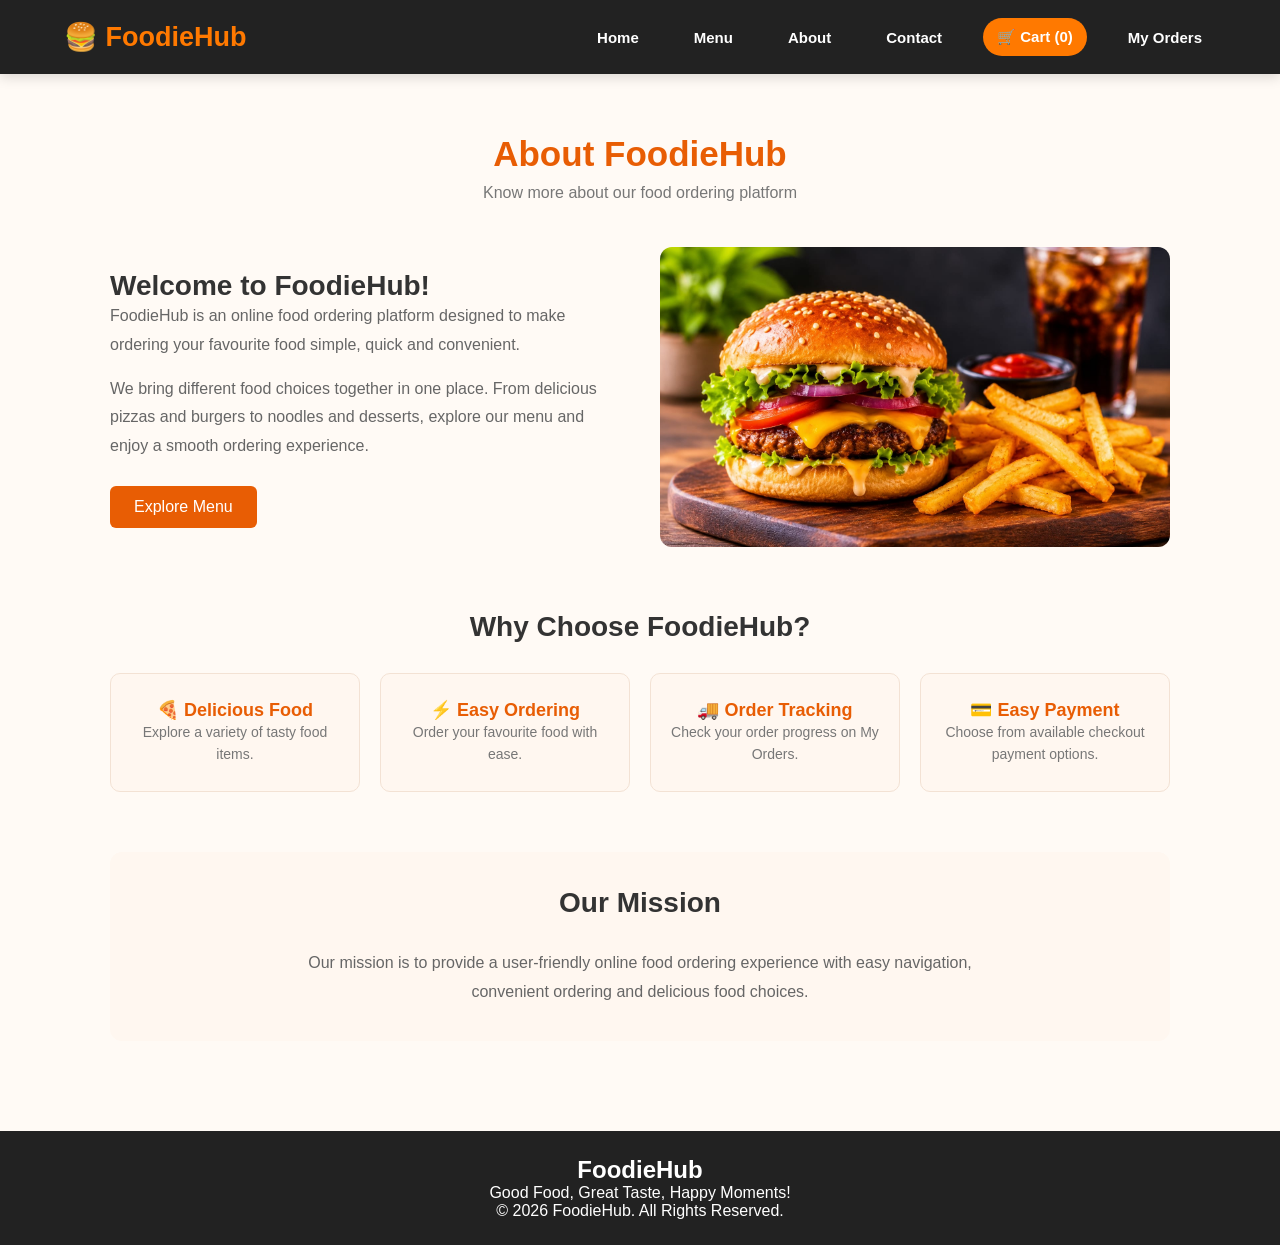
<file: about.html>
<!DOCTYPE html>
<html lang="en">
<head>
    <meta charset="UTF-8">
    <meta name="viewport" content="width=device-width, initial-scale=1.0">
    <title>About Us - FoodieHub</title>
    <link rel="stylesheet" href="style.css">
</head>
<body>

    <header class="navbar">
    <h2 class="logo">🍔 FoodieHub</h2>

    <nav>
        <a href="index.html">Home</a>
        <a href="menu.html">Menu</a>
        <a href="about.html">About</a>
        <a href="contact.html">Contact</a>
        <a href="cart.html" class="cart-link">
            🛒 Cart (<span id="cartCount">0</span>)
        </a>
        <a href="myorder.html">My Orders</a>
    </nav>
</header>

    <!-- ABOUT PAGE -->
    <section class="about-page">

        <div class="about-heading">
            <h1>About FoodieHub</h1>
            <p>Know more about our food ordering platform</p>
        </div>

        <div class="about-main">

            <div class="about-text">
                <h2>Welcome to FoodieHub!</h2>

                <p>
                    FoodieHub is an online food ordering platform
                    designed to make ordering your favourite food
                    simple, quick and convenient.
                </p>

                <p>
                    We bring different food choices together in
                    one place. From delicious pizzas and burgers
                    to noodles and desserts, explore our menu
                    and enjoy a smooth ordering experience.
                </p>

                <a href="menu.html" class="about-btn">
                    Explore Menu
                </a>
            </div>

            <div class="about-img">
                <img src="food.jpeg" alt="FoodieHub Food">
            </div>

        </div>

        <!-- OUR SERVICES -->
        <div class="about-services">

            <h2>Why Choose FoodieHub?</h2>

            <div class="about-service-container">

                <div class="about-service-card">
                    <h3>🍕 Delicious Food</h3>
                    <p>Explore a variety of tasty food items.</p>
                </div>

                <div class="about-service-card">
                    <h3>⚡ Easy Ordering</h3>
                    <p>Order your favourite food with ease.</p>
                </div>

                <div class="about-service-card">
                    <h3>🚚 Order Tracking</h3>
                    <p>Check your order progress on My Orders.</p>
                </div>

                <div class="about-service-card">
                    <h3>💳 Easy Payment</h3>
                    <p>Choose from available checkout payment options.</p>
                </div>

            </div>

        </div>

        <!-- OUR MISSION -->
        <div class="about-mission">
            <h2>Our Mission</h2>

            <p>
                Our mission is to provide a user-friendly online
                food ordering experience with easy navigation,
                convenient ordering and delicious food choices.
            </p>
        </div>

    </section>

    <!-- COMMON FOOTER -->
    <footer class="footer">
        <h2>FoodieHub</h2>
        <p>Good Food, Great Taste, Happy Moments!</p>
        <p>© 2026 FoodieHub. All Rights Reserved.</p>
    </footer>

</body>
</html>
</file>
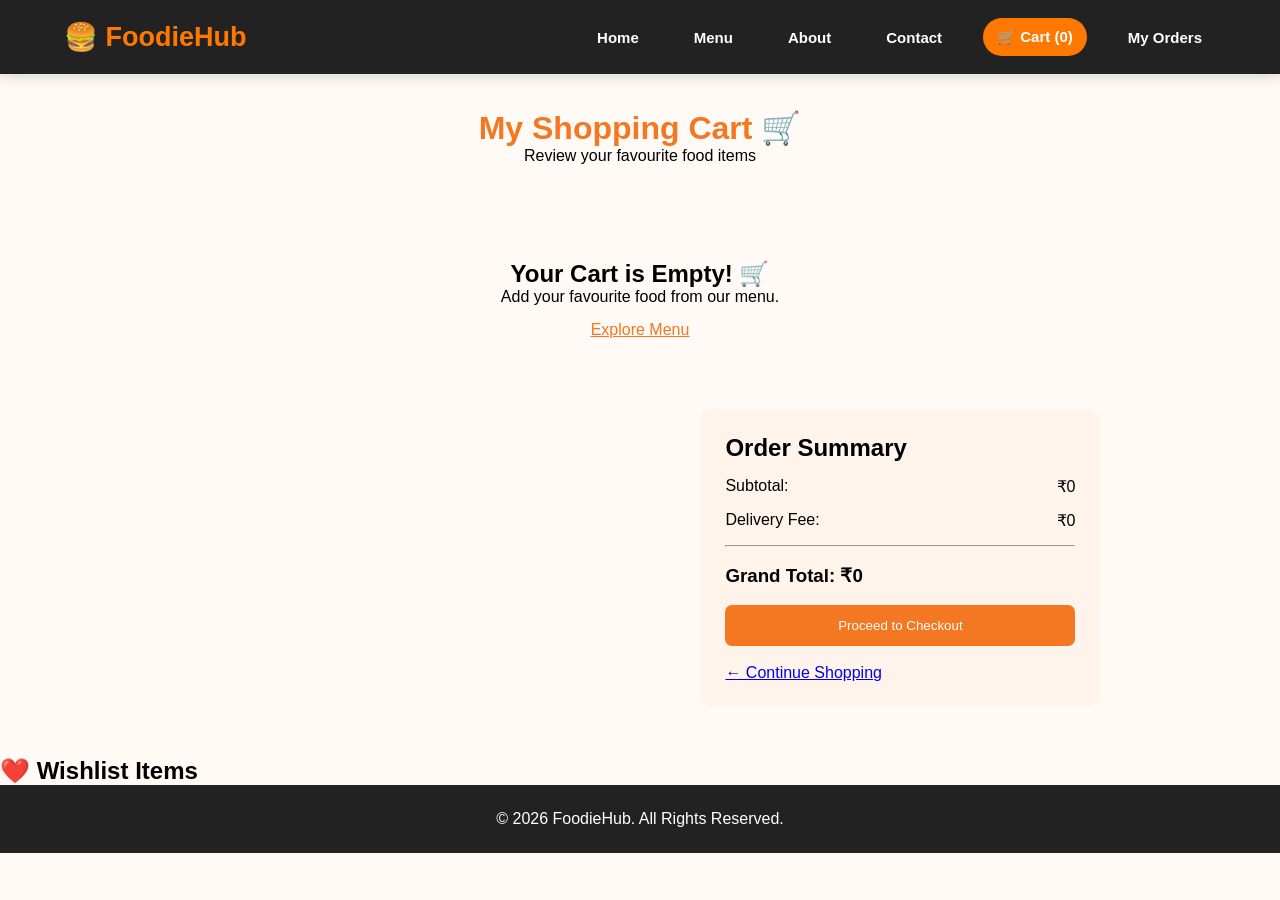
<file: cart.html>
<!DOCTYPE html>
<html lang="en">
<head>
    <meta charset="UTF-8">
    <meta name="viewport" content="width=device-width, initial-scale=1.0">
    <title>My Cart - FoodieHub</title>
    <link rel="stylesheet" href="style.css">
</head>

<body>

<header class="navbar">
    <h2 class="logo">🍔 FoodieHub</h2>

    <nav>
        <a href="index.html">Home</a>
        <a href="menu.html">Menu</a>
        <a href="about.html">About</a>
        <a href="contact.html">Contact</a>
        <a href="cart.html" class="cart-link">
            🛒 Cart (<span id="cartCount">0</span>)
        </a>
        <a href="myorder.html">My Orders</a>
    </nav>
</header>

<section class="cart-heading">
    <h1>My Shopping Cart 🛒</h1>
    <p>Review your favourite food items</p>
</section>

<section class="cart-section">

    <div id="cartItems"></div>

    <div class="cart-summary">
        <h2>Order Summary</h2>

        <p>Subtotal:
            <span id="subtotal">₹0</span>
        </p>

        <p>Delivery Fee:
            <span id="delivery">₹0</span>
        </p>

        <hr>

        <h3>Grand Total:
            <span id="grandTotal">₹0</span>
        </h3>

        <button id="checkoutBtn">
            Proceed to Checkout
        </button>

        <br><br>

        <a href="menu.html">← Continue Shopping</a>
    </div>

</section>

    <!-- Existing Cart Items -->
<div id="cartItems"></div>

<!-- New Wishlist Section -->
<section class="wishlist-section">
    <h2>❤️ Wishlist Items</h2>
    <div id="wishlistItems">
    </div>
</section>

</body>

<footer>
    <p>© 2026 FoodieHub. All Rights Reserved.</p>
</footer>

<script src="app.js"></script>

</body>
</html>
</file>
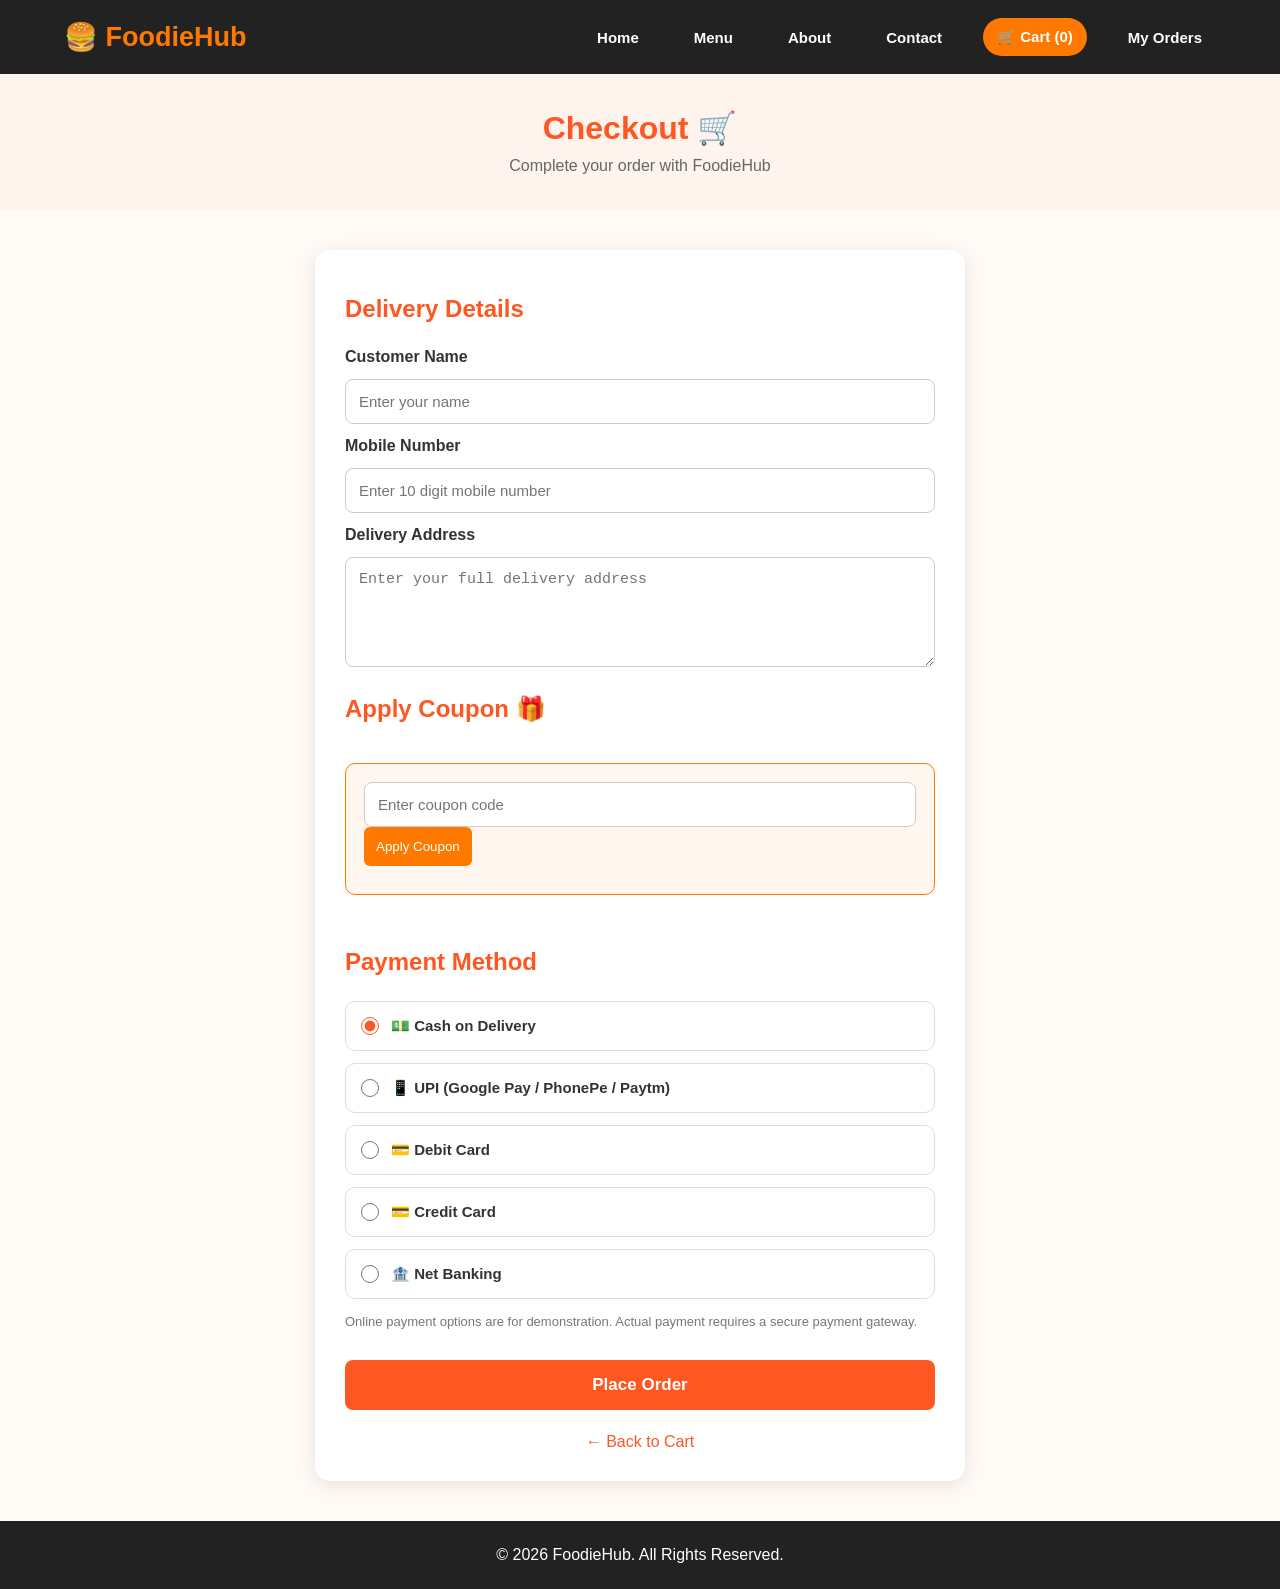
<file: checkout.html>
<!DOCTYPE html>
<html lang="en">
<head>
    <meta charset="UTF-8">
    <meta name="viewport" content="width=device-width, initial-scale=1.0">

    <title>Checkout - FoodieHub</title>

    <link rel="stylesheet" href="style.css">
</head>

<body>

<header class="navbar">
    <h2 class="logo">🍔 FoodieHub</h2>

    <nav>
        <a href="index.html">Home</a>
        <a href="menu.html">Menu</a>
        <a href="about.html">About</a>
        <a href="contact.html">Contact</a>
        <a href="cart.html" class="cart-link">
            🛒 Cart (<span id="cartCount">0</span>)
        </a>
        <a href="myorder.html">My Orders</a>
    </nav>
</header>

<section class="checkout-heading">
    <h1>Checkout 🛒</h1>
    <p>Complete your order with FoodieHub</p>
</section>

<section class="checkout-container">

    <form id="checkoutForm">

        <h2>Delivery Details</h2>

        <label for="customerName">Customer Name</label>
        <input
            type="text"
            id="customerName"
            placeholder="Enter your name"
            required
        >

        <label for="mobile">Mobile Number</label>
        <input
            type="tel"
            id="mobile"
            placeholder="Enter 10 digit mobile number"
            pattern="[6-9][0-9]{9}"
            maxlength="10"
            required
        >

        <label for="address">Delivery Address</label>
        <textarea
            id="address"
            placeholder="Enter your full delivery address"
            required
        ></textarea>
        <!-- COUPON SECTION -->
        <h2>Apply Coupon 🎁</h2>

        <div class="coupon-box">
        <input type="text" id="couponCode" placeholder="Enter coupon code">
        <button type="button" id="applyCoupon">Apply Coupon</button>
        <p id="couponMessage"></p>
        </div>

        <h2>Payment Method</h2>

        <div class="payment-options">

            <label class="payment-option">
                <input
                    type="radio"
                    name="payment"
                    value="Cash on Delivery"
                    checked
                >
                <span>💵 Cash on Delivery</span>
            </label>

            <label class="payment-option">
                <input
                    type="radio"
                    name="payment"
                    value="UPI"
                >
                <span>📱 UPI (Google Pay / PhonePe / Paytm)</span>
            </label>

            <label class="payment-option">
                <input
                    type="radio"
                    name="payment"
                    value="Debit Card"
                >
                <span>💳 Debit Card</span>
            </label>

            <label class="payment-option">
                <input
                    type="radio"
                    name="payment"
                    value="Credit Card"
                >
                <span>💳 Credit Card</span>
            </label>

            <label class="payment-option">
                <input
                    type="radio"
                    name="payment"
                    value="Net Banking"
                >
                <span>🏦 Net Banking</span>
            </label>

        </div>

        <p class="payment-note">
            Online payment options are for demonstration.
            Actual payment requires a secure payment gateway.
        </p>

        <button type="submit" id="placeOrderBtn">
            Place Order
        </button>

        <a href="cart.html" class="back-cart">
            ← Back to Cart
        </a>

    </form>

</section>

<footer>
    <p>© 2026 FoodieHub. All Rights Reserved.</p>
</footer>
<script>alert("CHECKOUT PAGE SCRIPT")</script>
<script src="app.js"></script>

</body>
</html>
</file>
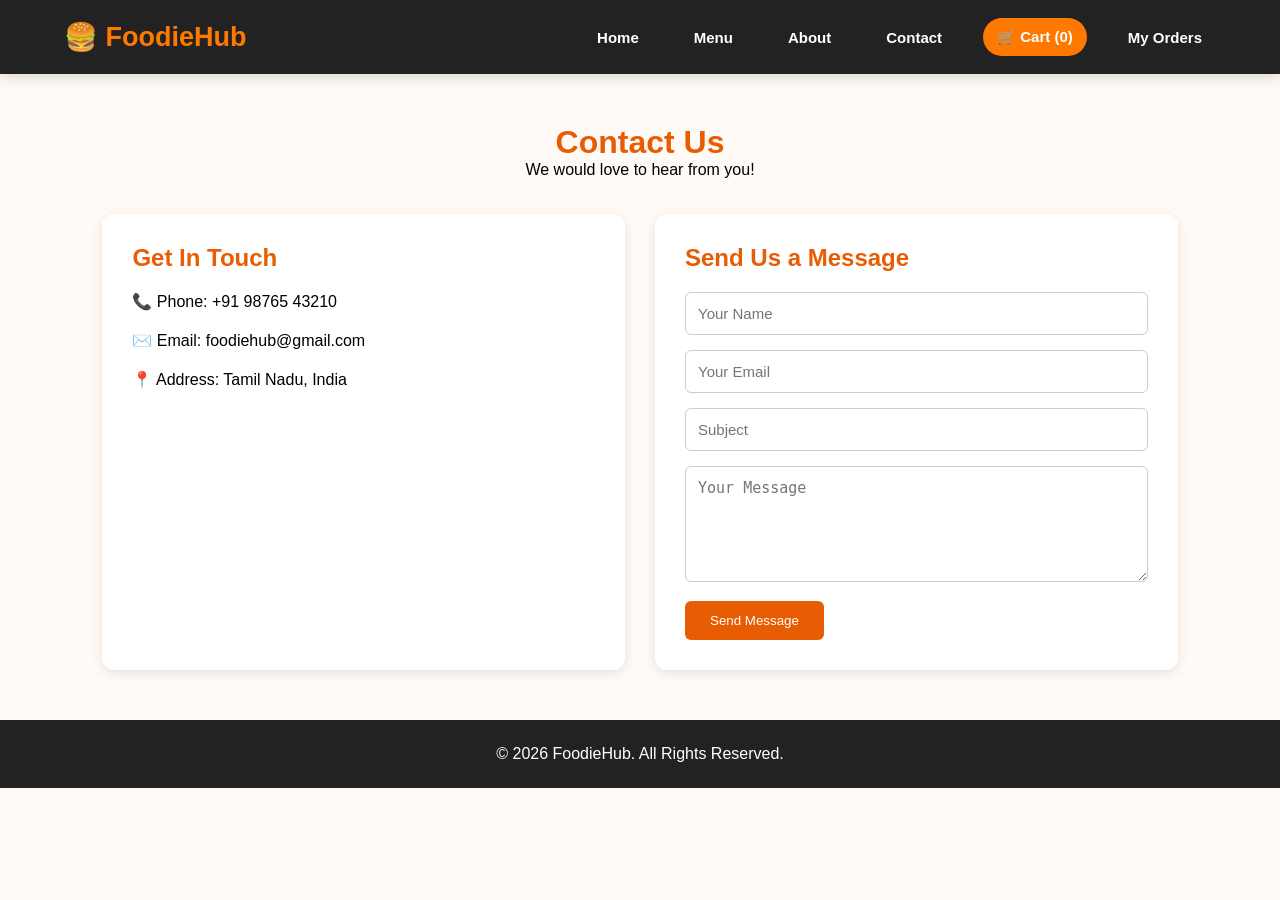
<file: contact.html>
<!DOCTYPE html>
<html lang="en">
<head>
    <meta charset="UTF-8">
    <meta name="viewport" content="width=device-width, initial-scale=1.0">
    <title>Contact Us - FoodieHub</title>
    <link rel="stylesheet" href="style.css">
</head>
<body>

<header class="navbar">
    <h2 class="logo">🍔 FoodieHub</h2>

    <nav>
        <a href="index.html">Home</a>
        <a href="menu.html">Menu</a>
        <a href="about.html">About</a>
        <a href="contact.html">Contact</a>
        <a href="cart.html" class="cart-link">
            🛒 Cart (<span id="cartCount">0</span>)
        </a>
        <a href="myorder.html">My Orders</a>
    </nav>
</header>

<section class="contact-page">
    <h1>Contact Us</h1>
    <p>We would love to hear from you!</p>

    <div class="contact-container">

        <div class="contact-info">
            <h2>Get In Touch</h2>
            <p>📞 Phone: +91 98765 43210</p>
            <p>✉️ Email: foodiehub@gmail.com</p>
            <p>📍 Address: Tamil Nadu, India</p>
        </div>

        <div class="contact-form">
            <h2>Send Us a Message</h2>

            <form id="contactForm">
                <input type="text" placeholder="Your Name" required>

                <input type="email" placeholder="Your Email" required>

                <input type="text" placeholder="Subject" required>

                <textarea placeholder="Your Message"
                    rows="5" required></textarea>

                <button type="submit">Send Message</button>
            </form>
        </div>

    </div>
</section>

<footer class="footer">
    <p>© 2026 FoodieHub. All Rights Reserved.</p>
</footer>

<script src="app.js"></script>
</body>
</html>
</file>
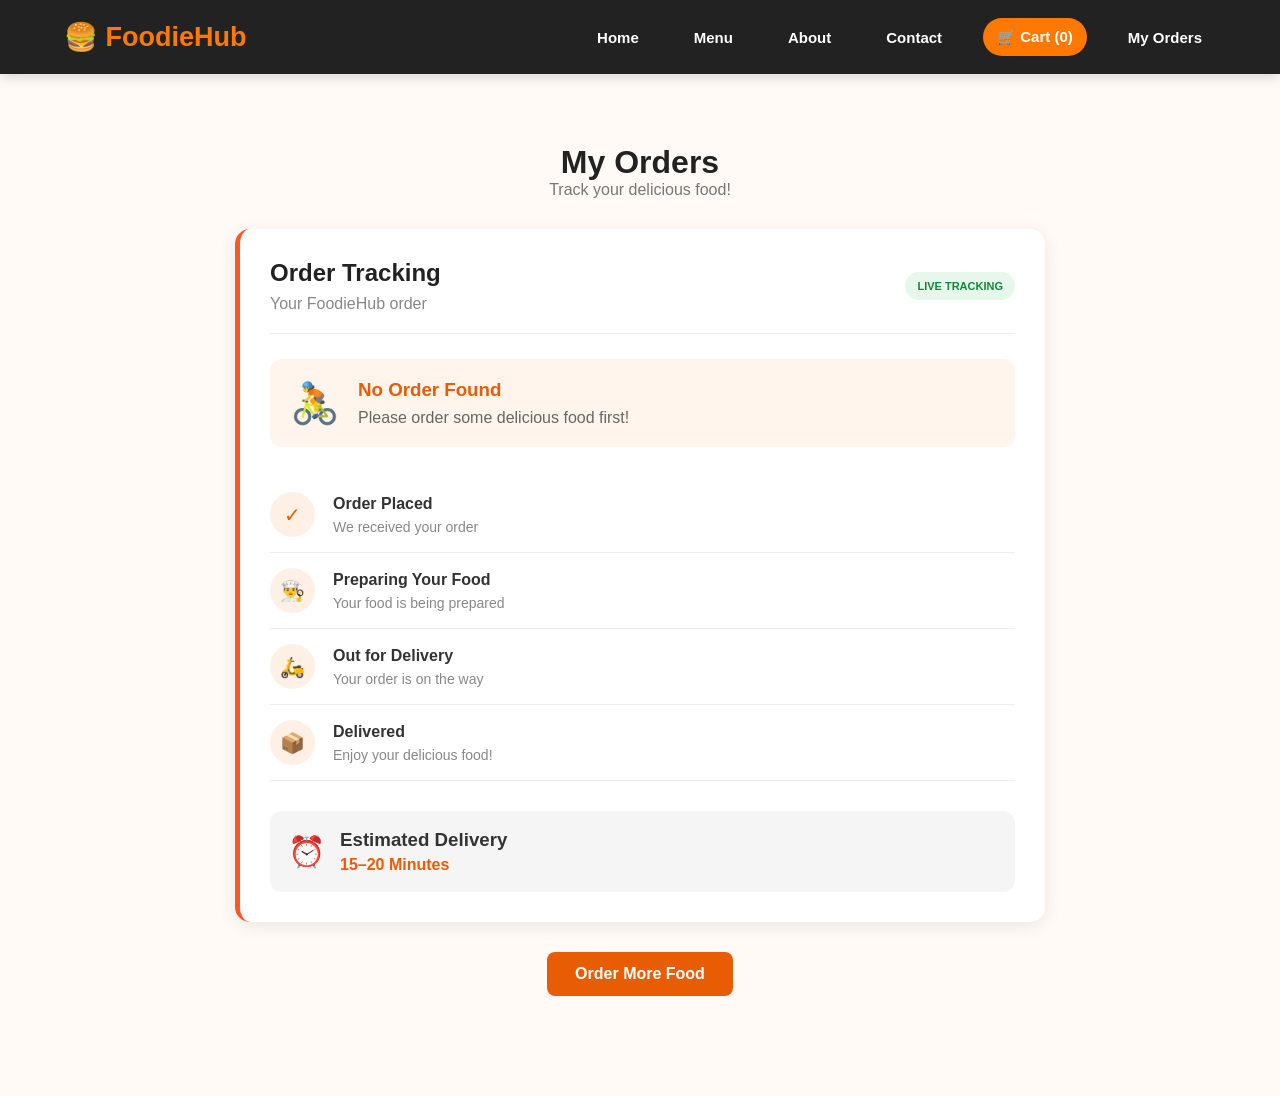
<file: myorder.html>
<!DOCTYPE html>
<html lang="en">
<head>
    <meta charset="UTF-8">
    <meta name="viewport" content="width=device-width, initial-scale=1.0">
    <title>My Orders - FoodieHub</title>
    <link rel="stylesheet" href="style.css">
</head>
<body>
    
<header class="navbar">
    <h2 class="logo">🍔 FoodieHub</h2>

    <nav>
        <a href="index.html">Home</a>
        <a href="menu.html">Menu</a>
        <a href="about.html">About</a>
        <a href="contact.html">Contact</a>
        <a href="cart.html" class="cart-link">
            🛒 Cart (<span id="cartCount">0</span>)
        </a>
        <a href="myorder.html">My Orders</a>
    </nav>
</header>

    <main class="orders-container">

        <h1>My Orders</h1>
        <p class="page-subtitle">Track your delicious food!</p>

        <section class="order-card">

            <div class="order-heading">
                <div>
                    <h2>Order Tracking</h2>
                    <p>Your FoodieHub order</p>
                </div>
                <span class="live-badge">LIVE TRACKING</span>
            </div>

            <div class="delivery-info">
                <div class="delivery-icon">🚴</div>
                <div>
                    <h3 id="orderStatus">Order Placed</h3>
                    <p id="deliveryMessage">
                        Your order has been received!
                    </p>
                </div>
            </div>

            <div class="tracking-steps">

                <div class="tracking-step">
                    <div class="step-icon">✓</div>
                    <div>
                        <h4>Order Placed</h4>
                        <p>We received your order</p>
                    </div>
                </div>

                <div class="tracking-step">
                    <div class="step-icon">👨‍🍳</div>
                    <div>
                        <h4>Preparing Your Food</h4>
                        <p>Your food is being prepared</p>
                    </div>
                </div>

                <div class="tracking-step">
                    <div class="step-icon">🛵</div>
                    <div>
                        <h4>Out for Delivery</h4>
                        <p>Your order is on the way</p>
                    </div>
                </div>

                <div class="tracking-step">
                    <div class="step-icon">📦</div>
                    <div>
                        <h4>Delivered</h4>
                        <p>Enjoy your delicious food!</p>
                    </div>
                </div>

            </div>

            <div class="delivery-time">
                <span>⏰</span>
                <div>
                    <h3>Estimated Delivery</h3>
                    <p>15–20 Minutes</p>
                </div>
            </div>

        </section>

        <a href="menu.html" class="order-btn">Order More Food</a>

    </main>

    <script src="app.js"></script>
</body>
</html>
</file>
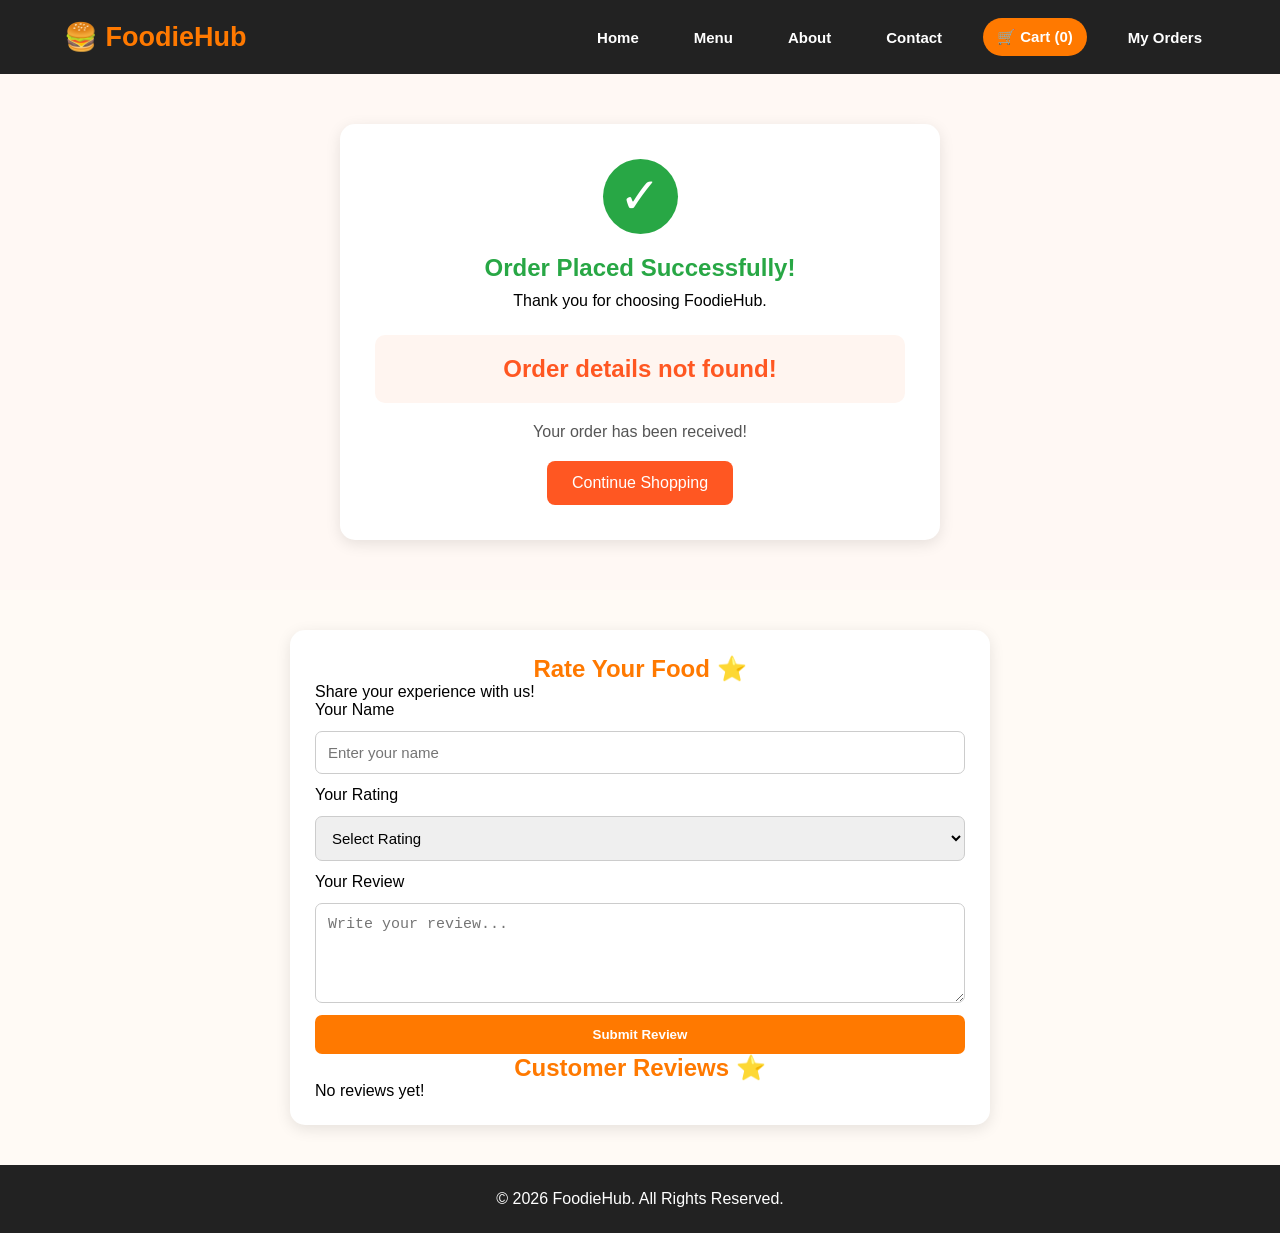
<file: success.html>
<!DOCTYPE html>
<html lang="en">
<head>
    <meta charset="UTF-8">
    <meta name="viewport" content="width=device-width, initial-scale=1.0">

    <title>Order Success - FoodieHub</title>

    <link rel="stylesheet" href="style.css">
</head>

<body>

<header class="navbar">
    <h2 class="logo">🍔 FoodieHub</h2>

    <nav>
        <a href="index.html">Home</a>
        <a href="menu.html">Menu</a>
        <a href="about.html">About</a>
        <a href="contact.html">Contact</a>
        <a href="cart.html" class="cart-link">
            🛒 Cart (<span id="cartCount">0</span>)
        </a>
        <a href="myorder.html">My Orders</a>
    </nav>
</header>

<section class="success-container">

    <div class="success-card">

        <div class="success-icon">✓</div>

        <h1>Order Placed Successfully!</h1>

        <p>Thank you for choosing FoodieHub.</p>

        <div class="order-details">

            <h2>Order Details</h2>

            <p>Order ID:
                <span id="orderId"></span>
            </p>

            <p>Customer Name:
                <span id="successName"></span>
            </p>

            <p>Payment Method:
                <span id="successPayment"></span>
            </p>

            <p>Total Amount:
                <span id="successTotal"></span>
            </p>

            <p>Order Date:
                <span id="successDate"></span>
            </p>

        </div>

        <p class="success-message">
            Your order has been received!
        </p>

        <a href="menu.html" class="shop-again">
            Continue Shopping
        </a>

    </div>

</section>

<!-- FOOD RATING & REVIEW -->
<section class="review-section">
    <h2>Rate Your Food ⭐</h2>
    <p>Share your experience with us!</p>

    <form id="reviewForm">
        <label for="reviewName">Your Name</label>
        <input type="text" id="reviewName"
               placeholder="Enter your name" required>

        <label for="foodRating">Your Rating</label>
        <select id="foodRating" required>
            <option value="">Select Rating</option>
            <option value="5">⭐⭐⭐⭐⭐ Excellent</option>
            <option value="4">⭐⭐⭐⭐ Very Good</option>
            <option value="3">⭐⭐⭐ Good</option>
            <option value="2">⭐⭐ Fair</option>
            <option value="1">⭐ Poor</option>
        </select>

        <label for="reviewText">Your Review</label>
        <textarea id="reviewText"
                  placeholder="Write your review..."
                  required></textarea>

        <button type="submit">Submit Review</button>
    </form>

    <div id="reviewsList"></div>
</section>

<footer>
    <p>© 2026 FoodieHub. All Rights Reserved.</p>
</footer>

<script src="app.js"></script>

</body>
</html>
</file>
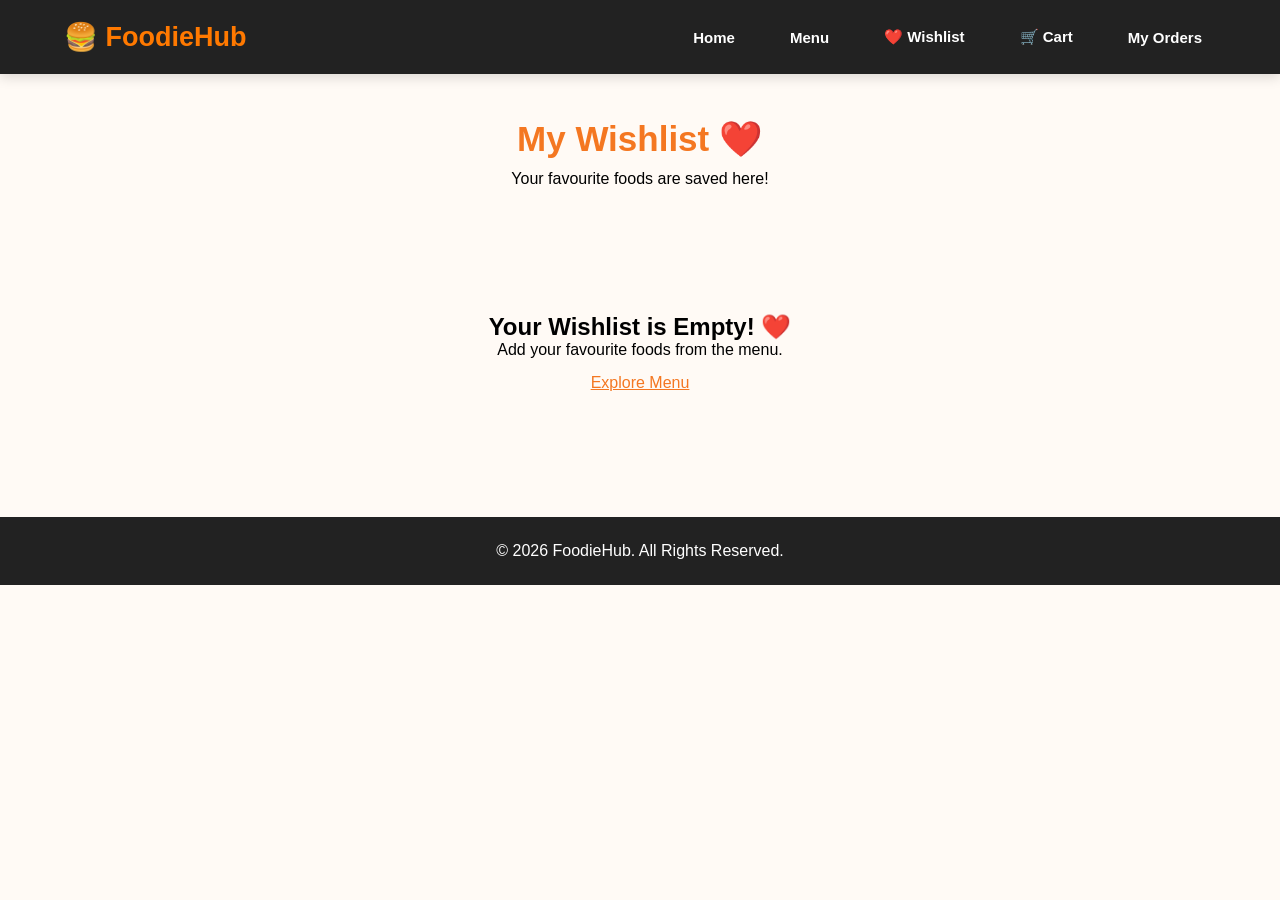
<file: wishlist.html>
<!DOCTYPE html>
<html lang="en">
<head>
    <meta charset="UTF-8">
    <meta name="viewport" content="width=device-width, initial-scale=1.0">
    <title>My Wishlist - FoodieHub</title>
    <link rel="stylesheet" href="style.css">
</head>
<body>

<header class="navbar">
    <h2 class="logo">🍔 FoodieHub</h2>
    <nav>
        <a href="index.html">Home</a>
        <a href="menu.html">Menu</a>
        <a href="wishlist.html">❤️ Wishlist</a>
        <a href="cart.html">🛒 Cart</a>
        <a href="myorder.html">My Orders</a>
    </nav>
</header>

<section class="menu-heading">
    <h1>My Wishlist ❤️</h1>
    <p>Your favourite foods are saved here!</p>
</section>

<section class="menu-section">
    <div id="wishlistContainer" class="food-container"></div>
</section>

<footer>
    <p>© 2026 FoodieHub. All Rights Reserved.</p>
</footer>

<script src="app.js"></script>
</body>
</html>
</file>
<file: style.css>
* {
    margin: 0;
    padding: 0;
    box-sizing: border-box;
}

body {
    font-family: Arial, sans-serif;
    background: #fffaf5;
}

header {
    display: flex;
    justify-content: space-between;
    align-items: center;
    padding: 20px 7%;
    background: white;
}

header h2 {
    color: #f47721;
}

nav a {
    text-decoration: none;
    color: #333;
    margin-left: 15px;
}

.hero {
    background: #ffe3ca;
    padding: 100px 8%;
}

.hero h1 {
    font-size: 40px;
    max-width: 550px;
}

.hero p {
    margin: 20px 0;
}

.btn {
    display: inline-block;
    background: #f47721;
    color: white;
    padding: 12px 25px;
    text-decoration: none;
    border-radius: 8px;
}

.popular {
    padding: 50px 7%;
}

#foodSearch {
    padding: 12px;
    width: 100%;
    max-width: 400px;
    margin: 20px 0;
}

.food-container {
    display: grid;
    grid-template-columns: repeat(3, 1fr);
    gap: 20px;
}

.food-card {
    background: white;
    padding: 15px;
    border-radius: 12px;
    box-shadow: 0 3px 12px #ddd;
}

.food-card img {
    width: 100%;
    height: 190px;
    object-fit: cover;
    border-radius: 8px;
}

.food-card h3,
.food-card p {
    margin: 10px 0;
}

.food-card button {
    background: #f47721;
    color: white;
    border: none;
    padding: 10px 18px;
    border-radius: 7px;
    cursor: pointer;
}

footer {
    text-align: center;
    padding: 25px;
    background: #222;
    color: white;
}

@media(max-width: 650px) {
    header {
        flex-direction: column;
        gap: 15px;
    }

    .food-container {
        grid-template-columns: 1fr;
    }
}
.menu-heading {
    text-align: center;
    padding: 45px 20px 20px;
}

.menu-heading h1 {
    font-size: 35px;
    color: #f47721;
}

.menu-heading p {
    margin: 10px;
}

#menuSearch {
    width: 80%;
    max-width: 450px;
    padding: 13px;
    margin: 20px;
    border: 1px solid #ccc;
    border-radius: 8px;
}

.category-buttons {
    display: flex;
    justify-content: center;
    gap: 12px;
    flex-wrap: wrap;
    margin: 15px;
}

.category-buttons button {
    padding: 10px 18px;
    background: white;
    border: 1px solid #f47721;
    color: #f47721;
    border-radius: 7px;
    cursor: pointer;
}

.category-buttons button:hover,
.category-buttons button.active {
    background: #f47721;
    color: white;
}

.menu-section {
    padding: 30px 7% 60px;
}

.food-card button {
    margin-top: 10px;
}

.food-card h4 {
    color: #f47721;
    margin-top: 10px;
}
/* CART PAGE */

.cart-heading {
    text-align: center;
    padding: 35px 15px;
}

.cart-heading h1 {
    color: #f47721;
    font-size: 32px;
}

.cart-section {
    padding: 20px 7% 50px;
    max-width: 1100px;
    margin: auto;
}

.cart-item {
    display: flex;
    align-items: center;
    gap: 25px;
    background: white;
    padding: 20px;
    margin-bottom: 20px;
    border-radius: 12px;
    box-shadow: 0 2px 10px rgba(0,0,0,0.1);
}

.cart-item img {
    width: 150px;
    height: 120px;
    object-fit: cover;
    border-radius: 10px;
}

.cart-details h3 {
    margin-bottom: 10px;
}

.quantity-controls {
    display: flex;
    align-items: center;
    gap: 15px;
    margin: 12px 0;
}

.quantity-controls button {
    background: #f47721;
    color: white;
    border: none;
    padding: 7px 13px;
    border-radius: 5px;
    cursor: pointer;
}

.remove-btn {
    background: #dc3545;
    color: white;
    border: none;
    padding: 8px 14px;
    border-radius: 5px;
    cursor: pointer;
}

.cart-summary {
    background: #fff4eb;
    padding: 25px;
    border-radius: 12px;
    max-width: 400px;
    margin: 30px 0 0 auto;
}

.cart-summary p {
    display: flex;
    justify-content: space-between;
    margin: 15px 0;
}

.cart-summary h3 {
    margin: 18px 0;
}

.cart-summary button {
    width: 100%;
    padding: 13px;
    background: #f47721;
    color: white;
    border: none;
    border-radius: 7px;
    cursor: pointer;
}

.empty-cart {
    text-align: center;
    padding: 40px 15px;
}

.empty-cart a {
    display: inline-block;
    margin-top: 15px;
    color: #f47721;
}

/* Cart Item Image and Details Spacing */

.cart-item {
    display: flex;
    align-items: center;
    gap: 25px;
    padding: 20px;
    margin-bottom: 20px;
    background: #ffffff;
    border-radius: 12px;
    box-shadow: 0 3px 10px rgba(0,0,0,0.08);
    box-sizing: border-box;
}

.cart-item img {
    width: 150px;
    height: 130px;
    object-fit: cover;
    border-radius: 10px;
    flex-shrink: 0;
}

.cart-details {
    flex: 1;
    min-width: 0;
}

.cart-details h3 {
    margin-top: 0;
    margin-bottom: 10px;
}

/* Mobile */
@media (max-width: 600px) {
    .cart-item {
        flex-direction: column;
        align-items: flex-start;
        gap: 15px;
    }

    .cart-item img {
        width: 100%;
        height: 180px;
    }
}
/* =========================
   FOODIEHUB CHECKOUT PAGE
========================= */

.checkout-heading {
    text-align: center;
    padding: 35px 15px;
    background: #fff3ed;
}

.checkout-heading h1 {
    color: #ff5722;
    font-size: 32px;
    margin-bottom: 10px;
}

.checkout-heading p {
    color: #666;
}

/* Checkout Container */

.checkout-container {
    max-width: 650px;
    margin: 40px auto;
    padding: 30px;
    background: #ffffff;
    border-radius: 15px;
    box-shadow: 0 4px 18px rgba(0,0,0,0.10);
    box-sizing: border-box;
}

/* Form */

#checkoutForm {
    display: flex;
    flex-direction: column;
    gap: 13px;
}

#checkoutForm h2 {
    color: #ff5722;
    margin-top: 15px;
    margin-bottom: 12px;
}

#checkoutForm label {
    font-weight: 600;
    color: #333;
}

#checkoutForm input[type="text"],
#checkoutForm input[type="tel"],
#checkoutForm textarea {
    width: 100%;
    padding: 13px;
    border: 1px solid #ccc;
    border-radius: 8px;
    font-size: 15px;
    box-sizing: border-box;
}

#checkoutForm textarea {
    height: 110px;
    resize: vertical;
}

#checkoutForm input:focus,
#checkoutForm textarea:focus {
    outline: none;
    border-color: #ff5722;
}

/* Payment Options */

.payment-options {
    display: flex;
    flex-direction: column;
    gap: 12px;
}

.payment-option {
    display: flex;
    align-items: center;
    gap: 12px;
    padding: 15px;
    border: 1px solid #ddd;
    border-radius: 10px;
    cursor: pointer;
    transition: 0.3s;
}

.payment-option:hover {
    border-color: #ff5722;
    background: #fff5f0;
}

.payment-option input[type="radio"] {
    width: 18px;
    height: 18px;
    accent-color: #ff5722;
    cursor: pointer;
    flex-shrink: 0;
}

.payment-option span {
    font-size: 15px;
    color: #333;
}

.payment-note {
    font-size: 13px;
    color: #777;
    line-height: 1.5;
}

/* Place Order Button */

#placeOrderBtn {
    width: 100%;
    padding: 15px;
    background: #ff5722;
    color: white;
    border: none;
    border-radius: 8px;
    font-size: 17px;
    font-weight: bold;
    cursor: pointer;
    margin-top: 15px;
    transition: 0.3s;
}

#placeOrderBtn:hover {
    background: #e64a19;
}

/* Back to Cart */

.back-cart {
    text-align: center;
    color: #ff5722;
    text-decoration: none;
    margin-top: 10px;
}

/* Mobile Responsive */

@media (max-width: 600px) {

    .checkout-container {
        margin: 20px 12px;
        padding: 20px;
    }

    .checkout-heading h1 {
        font-size: 26px;
    }

    .payment-option {
        padding: 12px;
    }
}
/* ORDER SUCCESS PAGE */

.success-container {
    display: flex;
    justify-content: center;
    align-items: center;
    padding: 50px 15px;
    background: #fff8f4;
}

.success-card {
    width: 100%;
    max-width: 600px;
    padding: 35px;
    text-align: center;
    background: white;
    border-radius: 15px;
    box-shadow: 0 4px 15px rgba(0,0,0,0.10);
}

.success-icon {
    width: 75px;
    height: 75px;
    margin: auto;
    border-radius: 50%;
    background: #28a745;
    color: white;
    font-size: 50px;
    line-height: 75px;
}

.success-card h1 {
    color: #28a745;
    margin: 20px 0 10px;
}

.order-details {
    margin-top: 25px;
    padding: 20px;
    background: #fff5f0;
    border-radius: 10px;
    text-align: left;
}

.order-details h2 {
    color: #ff5722;
    text-align: center;
}

.order-details p {
    margin: 15px 0;
    overflow-wrap: anywhere;
}

.order-details span {
    font-weight: bold;
}

.success-message {
    color: #555;
    margin: 20px 0;
}

.shop-again {
    display: inline-block;
    padding: 13px 25px;
    background: #ff5722;
    color: white;
    text-decoration: none;
    border-radius: 8px;
}

.shop-again:hover {
    background: #e64a19;
}

@media (max-width: 600px) {
    .success-card {
        padding: 20px;
    }
}
/* MY ORDERS PAGE */

.orders-heading {
    text-align: center;
    padding: 35px 15px;
    background: #fff3ed;
}

.orders-heading h1 {
    color: #ff5722;
}

.orders-container {
    max-width: 900px;
    margin: 35px auto;
    padding: 15px;
}

.order-card {
    background: white;
    padding: 25px;
    margin-bottom: 20px;
    border-radius: 12px;
    box-shadow: 0 3px 12px rgba(0,0,0,0.10);
    border-left: 5px solid #ff5722;
}

.order-card h2 {
    color: #ff5722;
}

.order-card p {
    margin: 12px 0;
    overflow-wrap: anywhere;
}

.order-status {
    display: inline-block;
    padding: 7px 12px;
    background: #fff0dc;
    color: #a45a00;
    border-radius: 20px;
    font-weight: bold;
}

.empty-orders {
    text-align: center;
    padding: 40px 15px;
    color: #666;
}

@media(max-width:600px) {
    .order-card {
        padding: 18px;
    }
}
/* MY ORDERS PAGE */

.orders-container {
    max-width: 850px;
    margin: 50px auto;
    padding: 20px;
}

.orders-container > h1 {
    text-align: center;
    color: #222;
    font-size: 32px;
}

.page-subtitle {
    text-align: center;
    color: #777;
    margin-bottom: 30px;
}

.order-card {
    background: #fff;
    padding: 30px;
    border-radius: 15px;
    box-shadow: 0 4px 18px rgba(0,0,0,0.08);
}

.order-heading {
    display: flex;
    justify-content: space-between;
    align-items: center;
    border-bottom: 1px solid #eee;
    padding-bottom: 20px;
}

.order-heading h2 {
    margin: 0 0 8px;
    color: #222;
}

.order-heading p {
    margin: 0;
    color: #888;
}

.live-badge {
    background: #e5f8eb;
    color: #16853a;
    padding: 8px 12px;
    border-radius: 20px;
    font-size: 11px;
    font-weight: bold;
}

.delivery-info {
    display: flex;
    align-items: center;
    gap: 18px;
    background: #fff5ed;
    padding: 20px;
    border-radius: 12px;
    margin: 25px 0;
}

.delivery-icon {
    font-size: 40px;
}

.delivery-info h3 {
    color: #e85d04;
    margin: 0 0 8px;
}

.delivery-info p {
    color: #666;
    margin: 0;
}

.tracking-steps {
    margin: 30px 0;
}

.tracking-step {
    display: flex;
    align-items: center;
    gap: 18px;
    padding: 15px 0;
    border-bottom: 1px solid #eee;
}

.step-icon {
    width: 45px;
    height: 45px;
    min-width: 45px;
    background: #fff0e5;
    color: #e85d04;
    border-radius: 50%;
    display: flex;
    align-items: center;
    justify-content: center;
    font-size: 20px;
}

.tracking-step h4 {
    margin: 0 0 6px;
    color: #333;
}

.tracking-step p {
    margin: 0;
    color: #888;
    font-size: 14px;
}

.delivery-time {
    display: flex;
    align-items: center;
    gap: 15px;
    background: #f5f5f5;
    padding: 18px;
    border-radius: 12px;
    margin-top: 25px;
}

.delivery-time span {
    font-size: 30px;
}

.delivery-time h3 {
    margin: 0 0 5px;
    color: #333;
}

.delivery-time p {
    margin: 0;
    color: #e85d04;
    font-weight: bold;
}

.order-btn {
    display: block;
    width: fit-content;
    margin: 30px auto;
    background: #e85d04;
    color: white;
    text-decoration: none;
    padding: 13px 28px;
    border-radius: 8px;
    font-weight: bold;
}

.order-btn:hover {
    background: #c94c00;
}

/* MOBILE RESPONSIVE */

@media (max-width: 600px) {
    .orders-container {
        margin: 20px auto;
        padding: 12px;
    }

    .order-card {
        padding: 18px;
    }

    .order-heading {
        gap: 10px;
    }

    .order-heading h2 {
        font-size: 20px;
    }

    .live-badge {
        font-size: 9px;
    }
}
/* ABOUT PAGE - COMMON FOODIEHUB THEME */

.about-page {
    max-width: 1100px;
    margin: 40px auto;
    padding: 20px;
}

.about-heading {
    text-align: center;
    margin-bottom: 45px;
}

.about-heading h1 {
    color: #e85d04;
    font-size: 35px;
    margin-bottom: 10px;
}

.about-heading p {
    color: #777;
}

.about-main {
    display: flex;
    align-items: center;
    gap: 40px;
    margin-bottom: 60px;
}

.about-text {
    flex: 1;
}

.about-text h2 {
    color: #333;
    font-size: 28px;
}

.about-text p {
    color: #666;
    line-height: 1.8;
    margin-bottom: 15px;
}

.about-img {
    flex: 1;
}

.about-img img {
    width: 100%;
    height: 300px;
    object-fit: cover;
    border-radius: 12px;
}

.about-btn {
    display: inline-block;
    background: #e85d04;
    color: white;
    padding: 12px 24px;
    text-decoration: none;
    border-radius: 6px;
    margin-top: 10px;
}

.about-btn:hover {
    background: #c94c00;
}

.about-services {
    text-align: center;
    margin-bottom: 60px;
}

.about-services > h2,
.about-mission h2 {
    color: #333;
    font-size: 28px;
    margin-bottom: 30px;
}

.about-service-container {
    display: grid;
    grid-template-columns: repeat(4, 1fr);
    gap: 20px;
}

.about-service-card {
    padding: 25px 15px;
    background: #fff7f0;
    border-radius: 10px;
    border: 1px solid #f3e2d4;
    transition: 0.3s;
}

.about-service-card:hover {
    transform: translateY(-5px);
}

.about-service-card h3 {
    color: #e85d04;
    font-size: 18px;
}

.about-service-card p {
    color: #777;
    line-height: 1.6;
    font-size: 14px;
}

.about-mission {
    text-align: center;
    background: #fff7f0;
    padding: 35px 25px;
    border-radius: 12px;
    margin-bottom: 30px;
}

.about-mission p {
    max-width: 700px;
    margin: auto;
    color: #666;
    line-height: 1.8;
}

/* MOBILE RESPONSIVE */

@media (max-width: 768px) {

    .about-main {
        flex-direction: column;
    }

    .about-service-container {
        grid-template-columns: repeat(2, 1fr);
    }

    .about-heading h1 {
        font-size: 28px;
    }
}

@media (max-width: 480px) {

    .about-service-container {
        grid-template-columns: 1fr;
    }

    .about-page {
        padding: 12px;
    }

    .about-img img {
        height: 220px;
    }
}
.contact-page {
    padding: 50px 8%;
    text-align: center;
}

.contact-page h1 {
    color: #e85d04;
    font-size: 32px;
}

.contact-container {
    display: flex;
    gap: 30px;
    margin-top: 35px;
    justify-content: center;
    flex-wrap: wrap;
}

.contact-info,
.contact-form {
    background: white;
    padding: 30px;
    border-radius: 12px;
    box-shadow: 0 3px 12px rgba(0,0,0,0.1);
    flex: 1;
    min-width: 260px;
    text-align: left;
}

.contact-info h2,
.contact-form h2 {
    color: #e85d04;
    margin-bottom: 20px;
}

.contact-info p {
    margin: 20px 0;
}

.contact-form input,
.contact-form textarea {
    width: 100%;
    padding: 12px;
    margin-bottom: 15px;
    border: 1px solid #ccc;
    border-radius: 6px;
    font-size: 15px;
    box-sizing: border-box;
}

.contact-form button {
    background: #e85d04;
    color: white;
    border: none;
    padding: 12px 25px;
    border-radius: 6px;
    cursor: pointer;
}

.contact-form button:hover {
    background: #c94d00;
}

@media (max-width: 600px) {
    .contact-container {
        flex-direction: column;
    }
}

/* Home Hero Section */

.hero-section {
    display: flex;
    align-items: center;
    justify-content: space-between;
    gap: 30px;
    padding: 60px 8%;
    background: #fff3e8;
    flex-wrap: wrap;
}

.hero-content {
    flex: 1;
    min-width: 260px;
}

.hero-content h1 {
    font-size: 42px;
    color: #e85d04;
    margin-bottom: 20px;
}

.hero-content p {
    font-size: 17px;
    color: #555;
    line-height: 1.7;
    margin-bottom: 25px;
}

.hero-btn {
    display: inline-block;
    background: #e85d04;
    color: white;
    padding: 13px 25px;
    border-radius: 7px;
    text-decoration: none;
    font-weight: bold;
}

.hero-btn:hover {
    background: #c94d00;
}

.hero-image {
    flex: 1;
    min-width: 260px;
    text-align: center;
}

.hero-image img {
    width: 100%;
    max-width: 450px;
    height: 320px;
    object-fit: cover;
    border-radius: 15px;
    box-shadow: 0 5px 18px rgba(0,0,0,0.15);
}

@media (max-width: 600px) {
    .hero-section {
        text-align: center;
        padding: 35px 6%;
    }

    .hero-content h1 {
        font-size: 30px;
    }

    .hero-image img {
        height: 240px;
    }
}

/*index latest css*/

.why-choose {
    padding: 45px 8%;
    text-align: center;
    background: #fff3e8;
}

.why-choose h2 {
    color: #e85d04;
    margin-bottom: 30px;
}

.choose-container {
    display: flex;
    justify-content: center;
    gap: 20px;
    flex-wrap: wrap;
}

.choose-card {
    background: white;
    padding: 25px;
    border-radius: 12px;
    flex: 1;
    min-width: 200px;
    box-shadow: 0 3px 10px rgba(0,0,0,0.1);
}

.choose-card h3 {
    color: #e85d04;
}

.choose-card p {
    color: #555;
}

/* Customer Reviews Section */

.reviews {
    padding: 45px 8%;
    text-align: center;
    background: #fff3e8;
}

.reviews h2 {
    color: #e85d04;
    font-size: 28px;
    margin-bottom: 10px;
}

.review-subtitle {
    color: #666;
    margin-bottom: 30px;
}

.review-container {
    display: flex;
    justify-content: center;
    gap: 20px;
    flex-wrap: wrap;
}

.review-card {
    background: white;
    padding: 25px;
    border-radius: 12px;
    flex: 1;
    min-width: 200px;
    box-shadow: 0 3px 10px rgba(0,0,0,0.1);
}

.review-card h3 {
    color: #e85d04;
    margin-bottom: 10px;
}

.review-card p {
    color: #555;
}

.review-card .stars {
    margin: 12px 0;
}

@media (max-width: 600px) {
    .review-container {
        flex-direction: column;
    }
}

/* Modern Navigation Bar */

.navbar {
    background: #222;
    padding: 18px 5%;
    display: flex;
    justify-content: space-between;
    align-items: center;
    flex-wrap: wrap;
    gap: 15px;
    box-shadow: 0 3px 12px rgba(0,0,0,0.15);
}

.logo {
    color: #ff7900;
    font-size: 27px;
    margin: 0;
}

.navbar nav {
    display: flex;
    align-items: center;
    flex-wrap: wrap;
    gap: 12px;
}

.navbar nav a {
    color: white;
    text-decoration: none;
    font-size: 15px;
    font-weight: 600;
    padding: 10px 14px;
    border-radius: 7px;
    transition: 0.3s;
}

.navbar nav a:hover {
    background: #ff7900;
    color: white;
}

.navbar nav .cart-link {
    background: #ff7900;
    border-radius: 25px;
}

.navbar nav .cart-link:hover {
    background: #e85d04;
    transform: translateY(-2px);
}

@media (max-width: 768px) {
    .navbar {
        flex-direction: column;
        text-align: center;
    }

    .navbar nav {
        justify-content: center;
    }
}
/*payment code*/

.payment-details {
    margin-top: 15px;
    padding: 18px;
    background: #fff7ef;
    border: 1px solid #ff7900;
    border-radius: 10px;
}

.payment-details label {
    display: block;
    margin: 10px 0 5px;
    font-weight: 600;
}

.payment-details input,
.payment-details select {
    width: 100%;
    padding: 12px;
    border: 1px solid #ccc;
    border-radius: 6px;
    margin-bottom: 10px;
    box-sizing: border-box;
}

/*coupon*/

.coupon-box {
    margin: 15px 0 25px;
    padding: 18px;
    background: #fff7ef;
    border: 1px solid #ff7900;
    border-radius: 10px;
}

.coupon-box input {
    padding: 12px;
    width: 65%;
    box-sizing: border-box;
    border: 1px solid #ccc;
    border-radius: 6px;
}

.coupon-box button {
    padding: 12px;
    background: #ff7900;
    color: white;
    border: none;
    border-radius: 6px;
    cursor: pointer;
}

#couponMessage {
    font-weight: bold;
    margin-top: 10px;
}
/*wishlist*/

.wishlist-btn {
    background: #fff0f0;
    color: #e63946;
    border: 1px solid #e63946;
    padding: 10px 16px;
    border-radius: 8px;
    font-size: 14px;
    font-weight: bold;
    cursor: pointer;
    margin-top: 10px;
    transition: 0.3s;
}

.wishlist-btn:hover {
    background: #e63946;
    color: white;
}

/* WISHLIST PAGE */

#wishlistContainer {
    display: grid;
    grid-template-columns: repeat(auto-fit, minmax(230px, 1fr));
    gap: 25px;
    padding: 25px;
}

#wishlistContainer .food-card {
    background: white;
    padding: 18px;
    border-radius: 15px;
    box-shadow: 0 4px 15px rgba(0, 0, 0, 0.10);
    text-align: center;
    transition: 0.3s;
}

#wishlistContainer .food-card:hover {
    transform: translateY(-6px);
}

#wishlistContainer .food-card img {
    width: 100%;
    height: 180px;
    object-fit: cover;
    border-radius: 12px;
}

#wishlistContainer .food-card h3 {
    color: #333;
    margin: 12px 0;
}

#wishlistContainer .food-card h4 {
    color: #ff7900;
    font-size: 20px;
}

#wishlistContainer .food-card button {
    width: 100%;
    padding: 11px;
    margin-top: 10px;
    border: none;
    border-radius: 8px;
    background: #ff7900;
    color: white;
    font-weight: bold;
    cursor: pointer;
}

#wishlistContainer .food-card button:hover {
    background: #e66d00;
}

#wishlistContainer .food-card .remove-btn {
    background: #e63946;
}

#wishlistContainer .food-card .remove-btn:hover {
    background: #c82333;
}

/* MOBILE RESPONSIVE */
@media (max-width: 600px) {
    #wishlistContainer {
        grid-template-columns: 1fr;
        padding: 15px;
    }
}

/* WISHLIST SQUARE IMAGES */

#wishlistContainer .food-card img {
    width: 120px;
    height: 120px;
    object-fit: cover;
    border-radius: 10px;
    display: block;
    margin: 0 auto 12px;
}

/* CART ITEM DESIGN */

.cart-item {
    display: flex;
    align-items: center;
    gap: 25px;
    background: #ffffff;
    padding: 20px;
    margin: 20px auto;
    border-radius: 12px;
    box-shadow: 0 4px 12px rgba(0, 0, 0, 0.08);
    max-width: 900px;
}

.cart-item img {
    width: 150px;
    height: 150px;
    object-fit: cover;
    border-radius: 10px;
    flex-shrink: 0;
}

.cart-details {
    flex: 1;
    padding-left: 5px;
}

.cart-details h3 {
    margin: 0 0 12px;
    font-size: 22px;
}

.cart-details p {
    margin: 7px 0;
    font-size: 16px;
}

.quantity-controls {
    display: flex;
    align-items: center;
    gap: 10px;
    margin-top: 12px;
}

.quantity-controls button {
    padding: 8px 15px;
    border: none;
    border-radius: 6px;
    background: #ff7900;
    color: white;
    cursor: pointer;
}

.remove-btn {
    margin-top: 12px;
    padding: 9px 18px;
    background: #e63946;
    color: white;
    border: none;
    border-radius: 7px;
    cursor: pointer;
}

/* MOBILE RESPONSIVE */
@media (max-width: 600px) {
    .cart-item {
        gap: 15px;
        padding: 12px;
    }

    .cart-item img {
        width: 100px;
        height: 100px;
    }

    .cart-details h3 {
        font-size: 18px;
    }
}
/* FOOD REVIEW SECTION */

.review-section {
    max-width: 700px;
    margin: 40px auto;
    padding: 25px;
    background: white;
    border-radius: 15px;
    box-shadow: 0 4px 15px rgba(0,0,0,0.1);
}

.review-section h2 {
    color: #ff7900;
    text-align: center;
}

.review-section form {
    display: flex;
    flex-direction: column;
    gap: 12px;
}

.review-section input,
.review-section select,
.review-section textarea {
    padding: 12px;
    border: 1px solid #ccc;
    border-radius: 7px;
    font-size: 15px;
}

.review-section textarea {
    min-height: 100px;
    resize: vertical;
}

.review-section button {
    padding: 12px;
    background: #ff7900;
    color: white;
    border: none;
    border-radius: 7px;
    cursor: pointer;
    font-weight: bold;
}

.review-card {
    margin-top: 15px;
    padding: 15px;
    background: #fff7ef;
    border-radius: 10px;
    border-left: 4px solid #ff7900;
}

@media (max-width: 600px) {
    .review-section {
        margin: 20px 12px;
        padding: 18px;
    }
}
</file>
